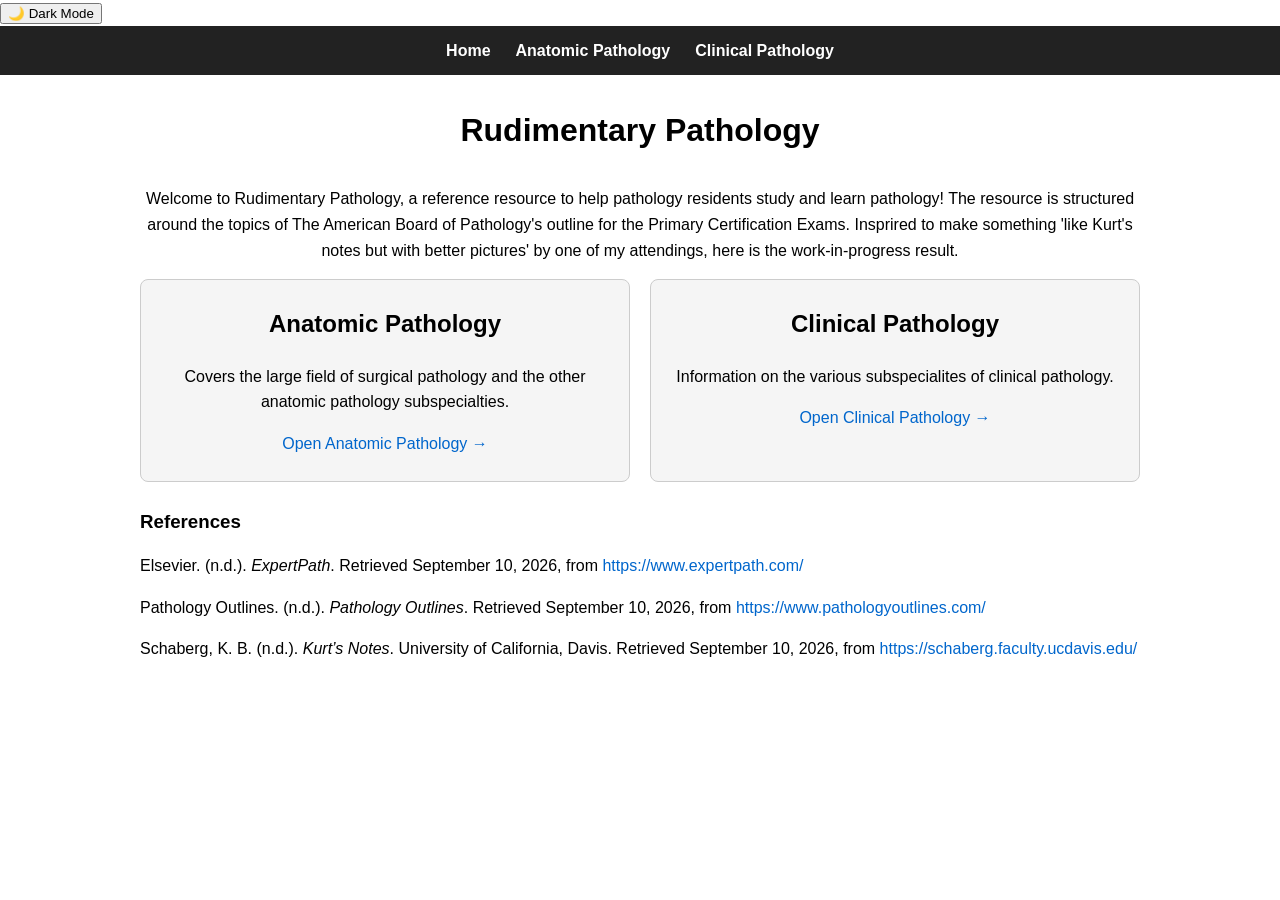
<file: index.html>
<!DOCTYPE html>
<html lang="en">

<head>

    <meta charset="UTF-8">

    <meta
        name="viewport"
        content="width=device-width, initial-scale=1.0"
    >

    <title>Rudimentary Pathology</title>

    <!-- Shared website styling -->
    <link rel="stylesheet" href="styles.css">

</head>

<button id="darkModeToggle" onclick="toggleDarkMode()">
    🌙 Dark Mode
</button>

<body>


    <!-- =========================================
         MAIN NAVIGATION
         ========================================= -->

    <nav>

        <a href="index.html">
            Home
        </a>

        <a href="subjects/anatomic-pathology/index.html">
            Anatomic Pathology
        </a>

        <a href="subjects/clinical-pathology/index.html">
            Clinical Pathology
        </a>

    </nav>



    <!-- =========================================
         MAIN CONTENT
         ========================================= -->

    <div class="container">


        <h1>
            Rudimentary Pathology
        </h1>


        <p style="text-align: center;">

            Welcome to Rudimentary Pathology, a reference resource to help pathology residents study and learn pathology! The resource is structured around the topics of The American Board of Pathology's outline for the Primary Certification Exams. Insprired to make something 'like Kurt's notes but with better pictures' by one of my attendings, here is the work-in-progress result.

        </p>



        <!-- =====================================
             SUBJECTS
             ===================================== -->

        <div class="subject-grid">


            <!-- SURGICAL PATHOLOGY -->

            <div class="subject-card">

                <h2>
                    Anatomic Pathology
                </h2>

                <p>
                    Covers the large field of surgical pathology and the other anatomic pathology subspecialties.
                </p>

                <a
                    href="subjects/anatomic-pathology/index.html"
                >

                    Open Anatomic Pathology →

                </a>

            </div>



            <!-- CLINICAL PATHOLOGY -->

            <div class="subject-card">

                <h2>
                    Clinical Pathology
                </h2>

                <p>
                    Information on the various subspecialites of clinical pathology.
                </p>

                <a
                    href="subjects/clinical-pathology/index.html"
                >

                    Open Clinical Pathology →

                </a>

            </div>

        </div>

            <footer class="site-footer">
            <h3>References</h3>

            <p>
                Elsevier. (n.d.). <em>ExpertPath</em>.
                Retrieved September 10, 2026, from
                <a href="https://www.expertpath.com/" target="_blank" rel="noopener">
                https://www.expertpath.com/
                </a>
            </p>

            <p>
                Pathology Outlines. (n.d.). <em>Pathology Outlines</em>.
                Retrieved September 10, 2026, from
                <a href="https://www.pathologyoutlines.com/" target="_blank" rel="noopener">
                https://www.pathologyoutlines.com/
                </a>
            </p>

            <p>
                Schaberg, K. B. (n.d.). <em>Kurt’s Notes</em>. University of California, Davis.
                Retrieved September 10, 2026, from
                <a href="https://schaberg.faculty.ucdavis.edu/" target="_blank" rel="noopener">
                https://schaberg.faculty.ucdavis.edu/
                </a>
            </p>
            </footer>
        
    </div>



    <!-- =========================================
         SHARED JAVASCRIPT
         ========================================= -->

    <script src="script.js"></script>


</body>

</html>
</file>
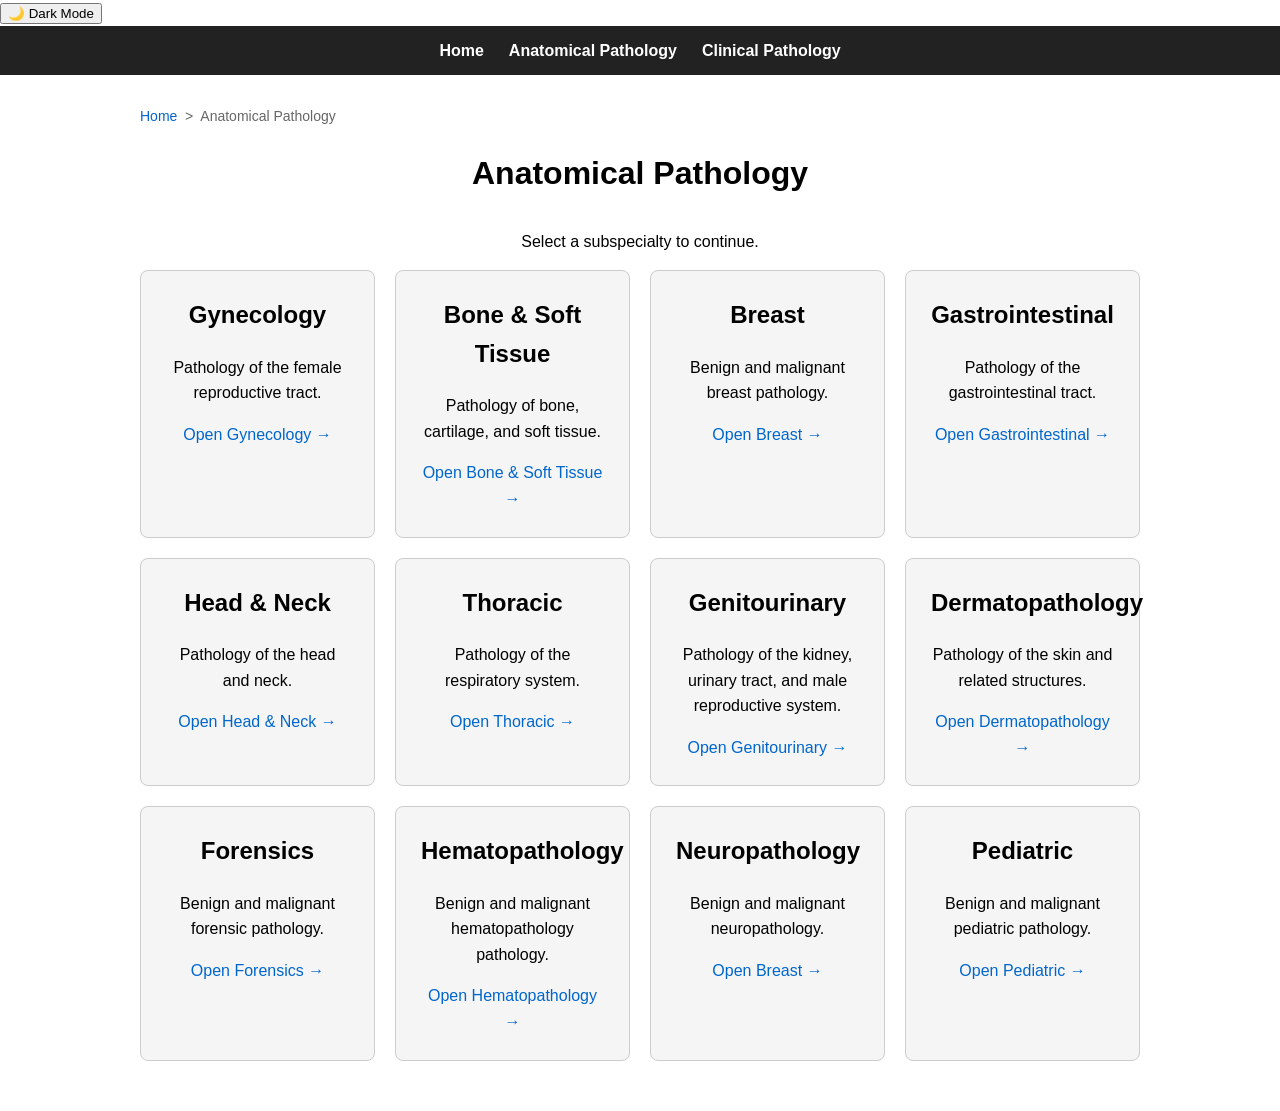
<file: subjects/anatomic-pathology/index.html>
<!DOCTYPE html>
<html lang="en">

<head>

    <meta charset="UTF-8">

    <meta
        name="viewport"
        content="width=device-width, initial-scale=1.0"
    >

    <title>Anatomical Pathology - Rudimentary Pathology</title>

    <!--
        We are two folders deep from the main
        Rudimentary Pathology folder, so we use ../../
        to reach styles.css.
    -->

    <link rel="stylesheet" href="../../styles.css">

</head>

<button id="darkModeToggle" onclick="toggleDarkMode()">
    🌙 Dark Mode
</button>
    
<body>


    <!-- =========================================
         NAVIGATION
         ========================================= -->

    <nav>

        <a href="../../index.html">
            Home
        </a>

        <a href="index.html">
            Anatomical Pathology
        </a>

        <a href="../general-pathology/index.html">
            Clinical Pathology
        </a>

    </nav>



    <!-- =========================================
         MAIN CONTENT
         ========================================= -->

    <div class="container">


        <!-- Breadcrumbs -->

        <div class="breadcrumbs">

            <a href="../../index.html">
                Home
            </a>

            &nbsp;>&nbsp;

            Anatomical Pathology

        </div>



        <h1>
            Anatomical Pathology
        </h1>


        <p style="text-align: center;">

            Select a subspecialty to continue.

        </p>



        <!-- =====================================
             SUBSPECIALTY GRID
             ===================================== -->

        <div class="subject-grid">



            <!-- ==============================
                 GYNECOLOGY
                 ============================== -->

            <div class="subject-card">

                <h2>
                    Gynecology
                </h2>

                <p>

                    Pathology of the female
                    reproductive tract.

                </p>

                <a href="gynecology.html">

                    Open Gynecology →

                </a>

            </div>



            <!-- ==============================
                 BONE & SOFT TISSUE
                 ============================== -->

            <div class="subject-card">

                <h2>
                    Bone & Soft Tissue
                </h2>

                <p>

                    Pathology of bone,
                    cartilage, and soft tissue.

                </p>

                <a href="bst.html">

                    Open Bone & Soft Tissue →

                </a>

            </div>



            <!-- ==============================
                 BREAST
                 ============================== -->

            <div class="subject-card">

                <h2>
                    Breast
                </h2>

                <p>

                    Benign and malignant
                    breast pathology.

                </p>

                <a href="breast.html">

                    Open Breast →

                </a>

            </div>



            <!-- ==============================
                 GASTROINTESTINAL
                 ============================== -->

            <div class="subject-card">

                <h2>
                    Gastrointestinal
                </h2>

                <p>

                    Pathology of the
                    gastrointestinal tract.

                </p>

                <a href="gastrointestinal.html">

                    Open Gastrointestinal →

                </a>

            </div>



            <!-- ==============================
                 HEAD & NECK
                 ============================== -->

            <div class="subject-card">

                <h2>
                    Head & Neck
                </h2>

                <p>

                    Pathology of the
                    head and neck.

                </p>

                <a href="head-neck.html">

                    Open Head & Neck →

                </a>

            </div>



            <!-- ==============================
                 THORACIC
                 ============================== -->

            <div class="subject-card">

                <h2>
                    Thoracic
                </h2>

                <p>

                    Pathology of the
                    respiratory system.

                </p>

                <a href="thoracic.html">

                    Open Thoracic →

                </a>

            </div>



            <!-- ==============================
                 GENITOURINARY
                 ============================== -->

            <div class="subject-card">

                <h2>
                    Genitourinary
                </h2>

                <p>

                    Pathology of the kidney,
                    urinary tract, and male
                    reproductive system.

                </p>

                <a href="genitourinary.html">

                    Open Genitourinary →

                </a>

            </div>



            <!-- ==============================
                 SKIN
                 ============================== -->

            <div class="subject-card">

                <h2>
                    Dermatopathology
                </h2>

                <p>

                    Pathology of the
                    skin and related structures.

                </p>

                <a href="dermatopathology.html">

                    Open Dermatopathology →

                </a>

            </div>


                <!-- ==============================
                 FORENSIC PATHOLOGY
                 ============================== -->

            <div class="subject-card">

                <h2>
                    Forensics
                </h2>

                <p>

                    Benign and malignant
                    forensic pathology.

                </p>

                <a href="forensics.html">

                    Open Forensics →

                </a>

            </div>


                <!-- ==============================
                 HEMATOPATHOLOGY
                 ============================== -->

            <div class="subject-card">

                <h2>
                    Hematopathology
                </h2>

                <p>

                    Benign and malignant
                    hematopathology pathology.

                </p>

                <a href="hematopathology.html">

                    Open Hematopathology →

                </a>

            </div>

                <!-- ==============================
                 NEUROPATHOLOGY
                 ============================== -->

            <div class="subject-card">

                <h2>
                    Neuropathology
                </h2>

                <p>

                    Benign and malignant
                    neuropathology.

                </p>

                <a href="neuropathology.html">

                    Open Breast →

                </a>

            </div>

                <!-- ==============================
                 PEDIATRIC PATHOLOGY
                 ============================== -->

            <div class="subject-card">

                <h2>
                    Pediatric
                </h2>

                <p>

                    Benign and malignant
                    pediatric pathology.

                </p>

                <a href="pediatric.html">

                    Open Pediatric →

                </a>

            </div>



        </div>


    </div>

    <!-- =========================================
         SHARED JAVASCRIPT
         ========================================= -->

    <script src="../../script.js"></script>


</body>

</html>
</file>
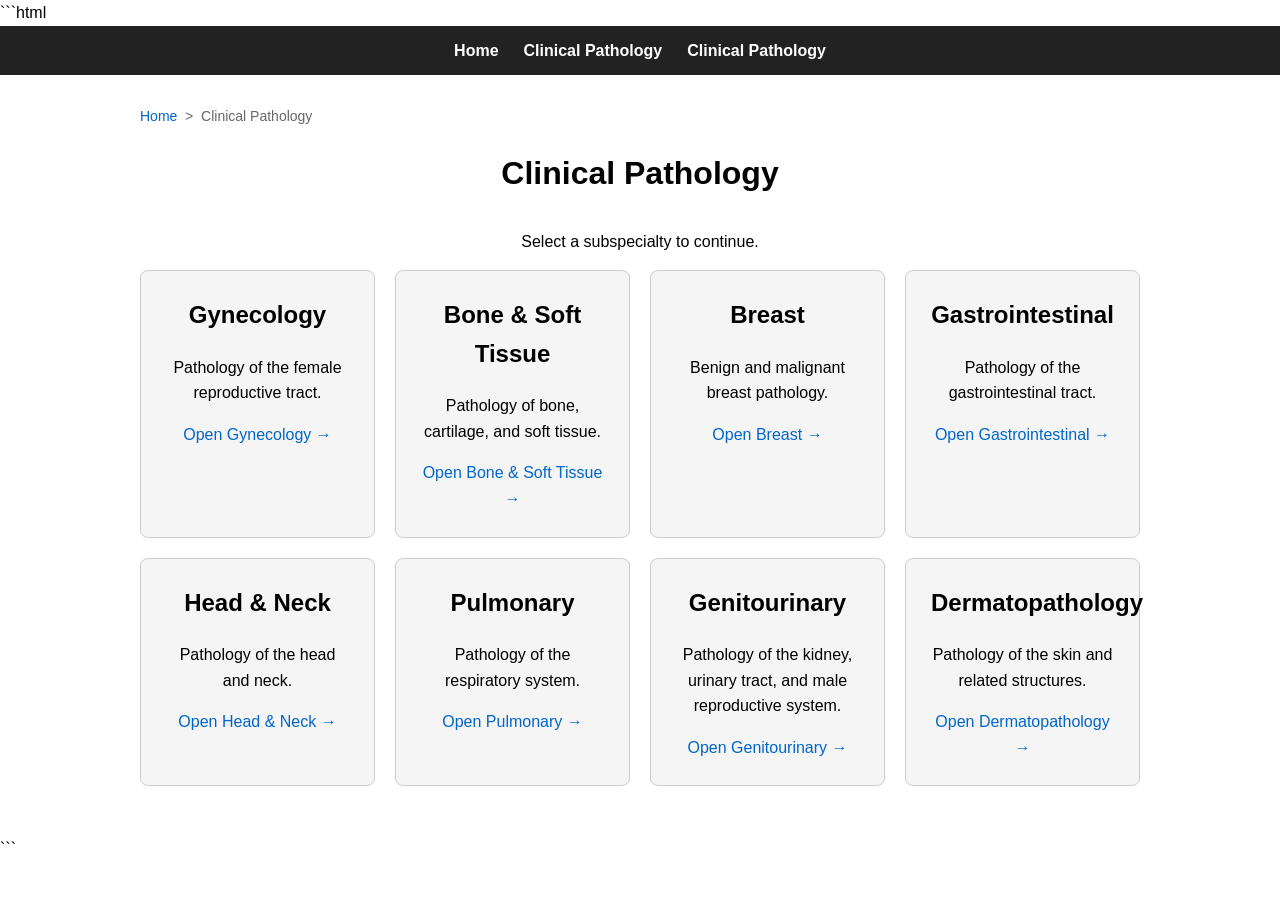
<file: subjects/clinical-pathology/index.html>
```html
<!DOCTYPE html>
<html lang="en">

<head>

    <meta charset="UTF-8">

    <meta
        name="viewport"
        content="width=device-width, initial-scale=1.0"
    >

    <title>Clinical Pathology - Rudimentary Pathology</title>

    <!--
        We are two folders deep from the main
        Rudimentary Pathology folder, so we use ../../
        to reach styles.css.
    -->

    <link rel="stylesheet" href="../../styles.css">

</head>


<body>


    <!-- =========================================
         NAVIGATION
         ========================================= -->

    <nav>

        <a href="../../index.html">
            Home
        </a>

        <a href="index.html">
            Clinical Pathology
        </a>

        <a href="../clinical-pathology/index.html">
            Clinical Pathology
        </a>

    </nav>



    <!-- =========================================
         MAIN CONTENT
         ========================================= -->

    <div class="container">


        <!-- Breadcrumbs -->

        <div class="breadcrumbs">

            <a href="../../index.html">
                Home
            </a>

            &nbsp;>&nbsp;

            Clinical Pathology

        </div>



        <h1>
            Clinical Pathology
        </h1>


        <p style="text-align: center;">

            Select a subspecialty to continue.

        </p>



        <!-- =====================================
             SUBSPECIALTY GRID
             ===================================== -->

        <div class="subject-grid">



            <!-- ==============================
                 GYNECOLOGY
                 ============================== -->

            <div class="subject-card">

                <h2>
                    Gynecology
                </h2>

                <p>

                    Pathology of the female
                    reproductive tract.

                </p>

                <a href="gynecology.html">

                    Open Gynecology →

                </a>

            </div>



            <!-- ==============================
                 BONE & SOFT TISSUE
                 ============================== -->

            <div class="subject-card">

                <h2>
                    Bone & Soft Tissue
                </h2>

                <p>

                    Pathology of bone,
                    cartilage, and soft tissue.

                </p>

                <a href="bst.html">

                    Open Bone & Soft Tissue →

                </a>

            </div>



            <!-- ==============================
                 BREAST
                 ============================== -->

            <div class="subject-card">

                <h2>
                    Breast
                </h2>

                <p>

                    Benign and malignant
                    breast pathology.

                </p>

                <a href="breast.html">

                    Open Breast →

                </a>

            </div>



            <!-- ==============================
                 GASTROINTESTINAL
                 ============================== -->

            <div class="subject-card">

                <h2>
                    Gastrointestinal
                </h2>

                <p>

                    Pathology of the
                    gastrointestinal tract.

                </p>

                <a href="gastrointestinal.html">

                    Open Gastrointestinal →

                </a>

            </div>



            <!-- ==============================
                 HEAD & NECK
                 ============================== -->

            <div class="subject-card">

                <h2>
                    Head & Neck
                </h2>

                <p>

                    Pathology of the
                    head and neck.

                </p>

                <a href="head-neck.html">

                    Open Head & Neck →

                </a>

            </div>



            <!-- ==============================
                 LUNG
                 ============================== -->

            <div class="subject-card">

                <h2>
                    Pulmonary
                </h2>

                <p>

                    Pathology of the
                    respiratory system.

                </p>

                <a href="pulmonary.html">

                    Open Pulmonary →

                </a>

            </div>



            <!-- ==============================
                 GENITOURINARY
                 ============================== -->

            <div class="subject-card">

                <h2>
                    Genitourinary
                </h2>

                <p>

                    Pathology of the kidney,
                    urinary tract, and male
                    reproductive system.

                </p>

                <a href="genitourinary.html">

                    Open Genitourinary →

                </a>

            </div>



            <!-- ==============================
                 SKIN
                 ============================== -->

            <div class="subject-card">

                <h2>
                    Dermatopathology
                </h2>

                <p>

                    Pathology of the
                    skin and related structures.

                </p>

                <a href="dermatopathology.html">

                    Open Dermatopathology →

                </a>

            </div>



        </div>


    </div>



    <!-- =========================================
         SHARED JAVASCRIPT
         ========================================= -->

    <script src="../../script.js"></script>


</body>

</html>
```
</file>
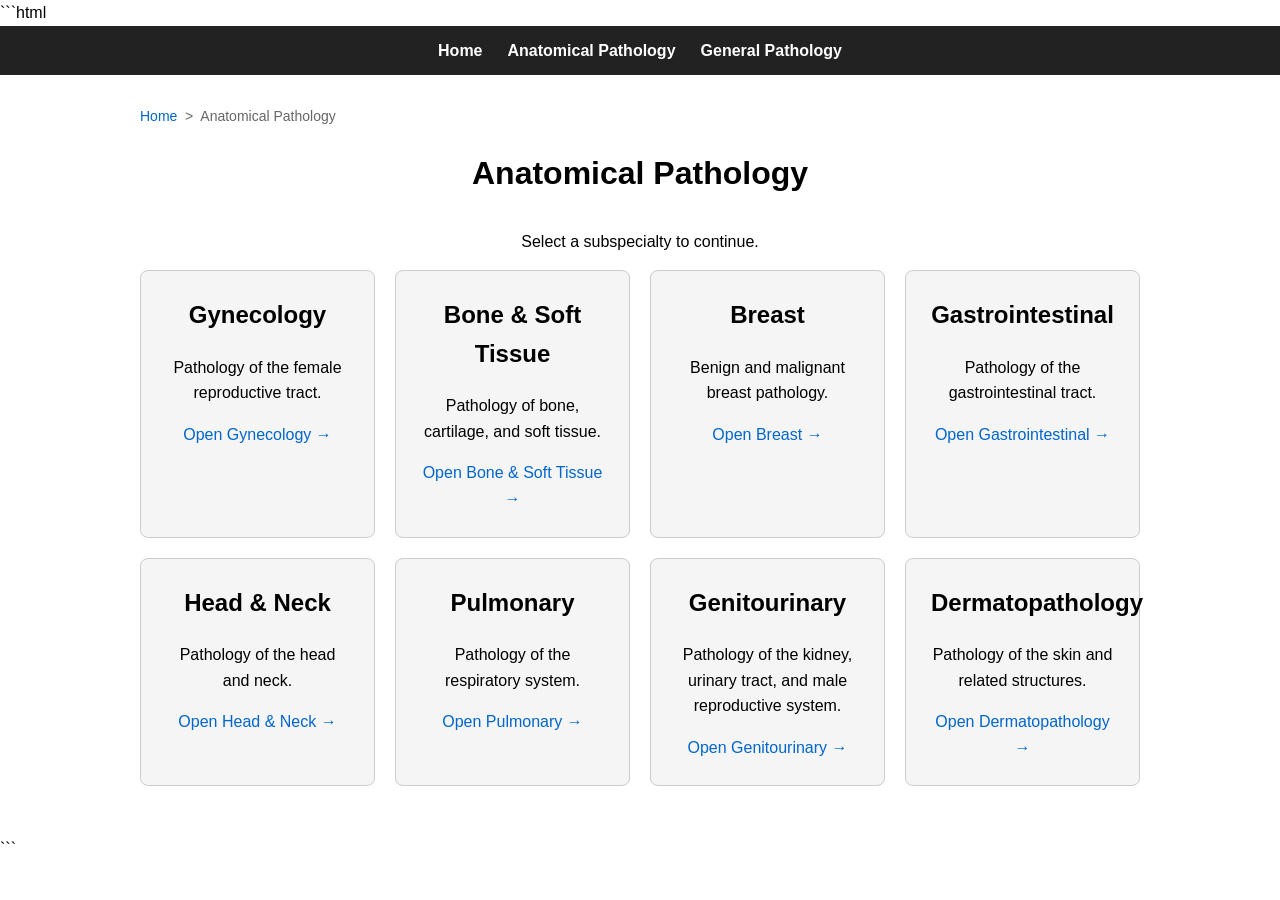
<file: subjects/general-pathology/index.html>
```html
<!DOCTYPE html>
<html lang="en">

<head>

    <meta charset="UTF-8">

    <meta
        name="viewport"
        content="width=device-width, initial-scale=1.0"
    >

    <title>Anatomical Pathology - Rudimentary Pathology</title>

    <!--
        We are two folders deep from the main
        Rudimentary Pathology folder, so we use ../../
        to reach styles.css.
    -->

    <link rel="stylesheet" href="../../styles.css">

</head>


<body>


    <!-- =========================================
         NAVIGATION
         ========================================= -->

    <nav>

        <a href="../../index.html">
            Home
        </a>

        <a href="index.html">
            Anatomical Pathology
        </a>

        <a href="../general-pathology/index.html">
            General Pathology
        </a>

    </nav>



    <!-- =========================================
         MAIN CONTENT
         ========================================= -->

    <div class="container">


        <!-- Breadcrumbs -->

        <div class="breadcrumbs">

            <a href="../../index.html">
                Home
            </a>

            &nbsp;>&nbsp;

            Anatomical Pathology

        </div>



        <h1>
            Anatomical Pathology
        </h1>


        <p style="text-align: center;">

            Select a subspecialty to continue.

        </p>



        <!-- =====================================
             SUBSPECIALTY GRID
             ===================================== -->

        <div class="subject-grid">



            <!-- ==============================
                 GYNECOLOGY
                 ============================== -->

            <div class="subject-card">

                <h2>
                    Gynecology
                </h2>

                <p>

                    Pathology of the female
                    reproductive tract.

                </p>

                <a href="gynecology.html">

                    Open Gynecology →

                </a>

            </div>



            <!-- ==============================
                 BONE & SOFT TISSUE
                 ============================== -->

            <div class="subject-card">

                <h2>
                    Bone & Soft Tissue
                </h2>

                <p>

                    Pathology of bone,
                    cartilage, and soft tissue.

                </p>

                <a href="bst.html">

                    Open Bone & Soft Tissue →

                </a>

            </div>



            <!-- ==============================
                 BREAST
                 ============================== -->

            <div class="subject-card">

                <h2>
                    Breast
                </h2>

                <p>

                    Benign and malignant
                    breast pathology.

                </p>

                <a href="breast.html">

                    Open Breast →

                </a>

            </div>



            <!-- ==============================
                 GASTROINTESTINAL
                 ============================== -->

            <div class="subject-card">

                <h2>
                    Gastrointestinal
                </h2>

                <p>

                    Pathology of the
                    gastrointestinal tract.

                </p>

                <a href="gastrointestinal.html">

                    Open Gastrointestinal →

                </a>

            </div>



            <!-- ==============================
                 HEAD & NECK
                 ============================== -->

            <div class="subject-card">

                <h2>
                    Head & Neck
                </h2>

                <p>

                    Pathology of the
                    head and neck.

                </p>

                <a href="head-neck.html">

                    Open Head & Neck →

                </a>

            </div>



            <!-- ==============================
                 LUNG
                 ============================== -->

            <div class="subject-card">

                <h2>
                    Pulmonary
                </h2>

                <p>

                    Pathology of the
                    respiratory system.

                </p>

                <a href="pulmonary.html">

                    Open Pulmonary →

                </a>

            </div>



            <!-- ==============================
                 GENITOURINARY
                 ============================== -->

            <div class="subject-card">

                <h2>
                    Genitourinary
                </h2>

                <p>

                    Pathology of the kidney,
                    urinary tract, and male
                    reproductive system.

                </p>

                <a href="genitourinary.html">

                    Open Genitourinary →

                </a>

            </div>



            <!-- ==============================
                 SKIN
                 ============================== -->

            <div class="subject-card">

                <h2>
                    Dermatopathology
                </h2>

                <p>

                    Pathology of the
                    skin and related structures.

                </p>

                <a href="dermatopathology.html">

                    Open Dermatopathology →

                </a>

            </div>



        </div>


    </div>



    <!-- =========================================
         SHARED JAVASCRIPT
         ========================================= -->

    <script src="../../script.js"></script>


</body>

</html>
```
</file>
<file: styles.css>
/* =========================================================
   RUDIMENTARY PATHOLOGY
   Shared Website Styles
   ========================================================= */

:root {
    --background: #ffffff;
    --text: #000000;
    --section-background: #f5f5f5;
    --header-background: #e5e5e5;
    --border: #cccccc;
    --link-color: #0066cc;
}

body.dark-mode {
    --background: #000000;
    --text: #ffffff;
    --section-background: #111111;
    --header-background: #222222;
    --border: #555555;
    --link-color: #66aaff;
}

body {
    background-color: var(--background);
    color: var(--text);
}

/* =========================================================
   BASIC PAGE SETUP
   ========================================================= */

* {
    box-sizing: border-box;
}

body {
    margin: 0;
    padding: 0;

    font-family:
        Arial,
        Helvetica,
        sans-serif;

    background: var(--background);
    color: var(--text);

    line-height: 1.6;
}


/* =========================================================
   MAIN CONTENT
   ========================================================= */

.container {
    width: 90%;
    max-width: 1000px;

    margin: 0 auto;

    padding: 30px 0 50px 0;
}


/* =========================================================
   HEADINGS
   ========================================================= */

h1 {
    text-align: center;

    margin: 0 0 30px 0;

    font-size: 32px;
}

h2 {
    margin-top: 30px;
    margin-bottom: 20px;
}

h3 {
    margin-top: 25px;
    margin-bottom: 10px;
}


/* =========================================================
   LINKS
   ========================================================= */

a {
    color: var(--link-color);
    text-decoration: none;
}

a:hover {
    text-decoration: underline;
}


/* =========================================================
   NAVIGATION BAR
   ========================================================= */

nav {
    background: #222;

    padding: 12px 20px;

    display: flex;

    justify-content: center;

    gap: 25px;

    flex-wrap: wrap;
}

nav a {
    color: white;
    font-weight: bold;
}

nav a:hover {
    color: #ddd;
    text-decoration: none;
}


/* =========================================================
   BREADCRUMBS
   ========================================================= */

.breadcrumbs {
    margin-bottom: 20px;

    font-size: 14px;

    color: #666;
}


/* =========================================================
   GENERIC COLLAPSIBLE SECTION
   ========================================================= */

.collapsible {
    background: var(--section-background);

    border: 1px solid var(--border);

    border-radius: 8px;

    margin-bottom: 12px;

    overflow: hidden;
}


/* Clickable header */

.collapsible-header {
    padding: 16px 20px;

    cursor: pointer;

    display: flex;

    justify-content: space-between;

    align-items: center;

    font-weight: bold;

    user-select: none;
}


/* Hover effect */

.collapsible-header:hover {
    background: var(--header-background);
}


/* Arrow */

.collapsible-arrow {
    transition:
        transform 0.2s ease;
}


/* Rotate arrow when section is open */

.collapsible.open >
.collapsible-header >
.collapsible-arrow {

    transform:
        rotate(180deg);
}


/* Content */

.collapsible-content {
    display: none;

    padding: 5px 20px 20px 20px;

    border-top: 1px solid var(--border);
}


/* Show content */

.collapsible.open >
.collapsible-content {

    display: block;
}


/* =========================================================
   CATEGORY LEVEL
   Example:
   Histology
   Common Pathologies
   Rare Pathologies
   ========================================================= */

.category {

    border-left:
        5px solid #0066cc;

}


.category >
.collapsible-header {

    font-size: 21px;

    padding: 18px 20px;

}


/* =========================================================
   PATHOLOGY LEVEL
   Example:
   Cervicitis
   CIN
   Endometriosis
   ========================================================= */

.pathology {

    margin-top: 10px;

    border-left:
        4px solid #777;

}


.pathology >
.collapsible-header {

    font-size: 18px;

    padding: 14px 18px;

}


/* =========================================================
   INFORMATION LEVEL
   Example:
   Definition
   Clinical Features
   Histology
   ========================================================= */

.info-section {
    margin: 10px 0;

    border: 1px solid var(--border);

    border-radius: 6px;
}


.info-section >
.collapsible-header {

    font-size: 16px;

    padding: 11px 15px;

}


.info-section >
.collapsible-content {

    padding:
        5px 15px 15px 15px;

}


/* =========================================================
   INFORMATION BOX
   ========================================================= */

.info-box {

    background: var(--section-background);

    padding: 15px;

    border-left:
        4px solid #0066cc;

    margin: 15px 0;

}


/* =========================================================
   EMBEDDED SLIDESHOW
   ========================================================= */

.slideshow-container {

    margin-top: 25px;

    background: #111;

    border-radius: 8px;

    overflow: hidden;

    color: white;
}


/* Slideshow title */

.slideshow-title {

    text-align: center;

    font-size: 20px;

    padding: 15px;

    font-weight: bold;
}


/* Image area */

.slideshow {

    position: relative;

    display: flex;

    justify-content: center;

    align-items: center;

    min-height: 400px;

    padding: 20px;
}


/* Main image */

.slideshow img {

    display: block;

    max-width: 80%;

    max-height: 500px;

    width: auto;

    height: auto;

    object-fit: contain;
}


/* =========================================================
   SLIDESHOW BUTTONS
   ========================================================= */

.slide-button {

    position: absolute;

    top: 50%;

    transform:
        translateY(-50%);

    background:
        rgba(255,255,255,0.2);

    color: white;

    border: none;

    font-size: 32px;

    padding: 12px 20px;

    cursor: pointer;

    border-radius: 5px;

    z-index: 10;
}


.slide-button:hover {

    background:
        rgba(255,255,255,0.4);
}


.previous {

    left: 20px;
}


.next {

    right: 20px;
}


/* =========================================================
   IMAGE CAPTION
   ========================================================= */

.caption {

    text-align: center;

    font-size: 17px;

    padding:
        10px 30px;

    min-height: 50px;
}


/* =========================================================
   IMAGE COUNTER
   ========================================================= */

.counter {

    text-align: center;

    color: #aaa;

    padding:
        10px 10px 15px 10px;

    font-size: 14px;
}


/* =========================================================
   SUBJECT CARDS
   ========================================================= */

.subject-grid {

    display: grid;

    grid-template-columns:
        repeat(
            auto-fit,
            minmax(220px, 1fr)
        );

    gap: 20px;
}


.subject-card {

    background: var(--section-background);

    border: 1px solid var(--border);

    border-radius: 8px;

    padding: 25px;

    text-align: center;

    transition:
        transform 0.15s ease,
        box-shadow 0.15s ease;
}


.subject-card:hover {

    transform:
        translateY(-3px);

    box-shadow:
        0 4px 12px
        rgba(0,0,0,0.12);
}


.subject-card h2 {

    margin-top: 0;
}


/* =========================================================
   MOBILE
   ========================================================= */

@media (max-width: 700px) {

    body {
        padding: 0;
    }


    .container {

        width: 94%;

        padding-top: 20px;
    }


    h1 {

        font-size: 26px;
    }


    .collapsible-header {

        padding: 14px 15px;
    }


    .category >
    .collapsible-header {

        font-size: 18px;
    }


    .pathology >
    .collapsible-header {

        font-size: 17px;
    }


    .collapsible-content {

        padding:
            5px 15px 15px 15px;
    }


    .slideshow {

        min-height: 280px;

        padding: 10px;
    }


    .slideshow img {

        max-width: 85%;

        max-height: 350px;
    }


    .slide-button {

        font-size: 24px;

        padding: 8px 12px;
    }


    .previous {

        left: 5px;
    }


    .next {

        right: 5px;
    }


    .caption {

        font-size: 15px;

        padding:
            10px 15px;
    }


    nav {

        gap: 12px;

        padding: 10px;
    }

}


/* =========================================================
   PAGE SEARCH (search.js)
   ========================================================= */

.page-search {
    position: relative;

    margin: 0 0 20px 0;
}

.page-search-label {
    position: absolute;
    width: 1px;
    height: 1px;
    overflow: hidden;
    clip: rect(0 0 0 0);
}

.page-search-input {
    width: 100%;
    box-sizing: border-box;

    padding: 12px 16px;

    font-size: 16px;
    font-family: inherit;

    color: var(--text);
    background: var(--background);

    border: 1px solid var(--border);
    border-radius: 8px;
}

.page-search-input:focus {
    outline: none;
    border-color: var(--link-color);
    box-shadow: 0 0 0 3px rgba(0, 102, 204, 0.25);
}

.page-search-results {
    position: absolute;
    top: calc(100% + 4px);
    left: 0;
    right: 0;
    z-index: 20;

    max-height: 360px;
    overflow-y: auto;

    margin: 0;
    padding: 4px 0;
    list-style: none;

    background: var(--background);
    border: 1px solid var(--border);
    border-radius: 8px;
    box-shadow: 0 8px 24px rgba(0, 0, 0, 0.18);
}

.page-search-results li {
    display: flex;
    flex-direction: column;
    gap: 2px;

    margin: 0;
    padding: 9px 16px;

    cursor: pointer;
}

.page-search-results li.active {
    background: var(--header-background);
}

.page-search-title {
    font-weight: bold;
}

.page-search-title mark {
    color: inherit;
    background: none;
    text-decoration: underline;
    text-decoration-color: var(--link-color);
    text-decoration-thickness: 2px;
    text-underline-offset: 3px;
}

.page-search-path {
    font-size: 13px;
    opacity: 0.7;
}

.page-search-results .page-search-empty {
    cursor: default;
    opacity: 0.7;
}

/* brief highlight on the tab you jumped to */

.collapsible.search-flash > .collapsible-header {
    animation: search-flash 2.2s ease-out;
}

@keyframes search-flash {
    0%, 35% { background: rgba(0, 102, 204, 0.28); }
    100%    { background: transparent; }
}

.collapsible {
    scroll-margin-top: 16px;
}
</file>
